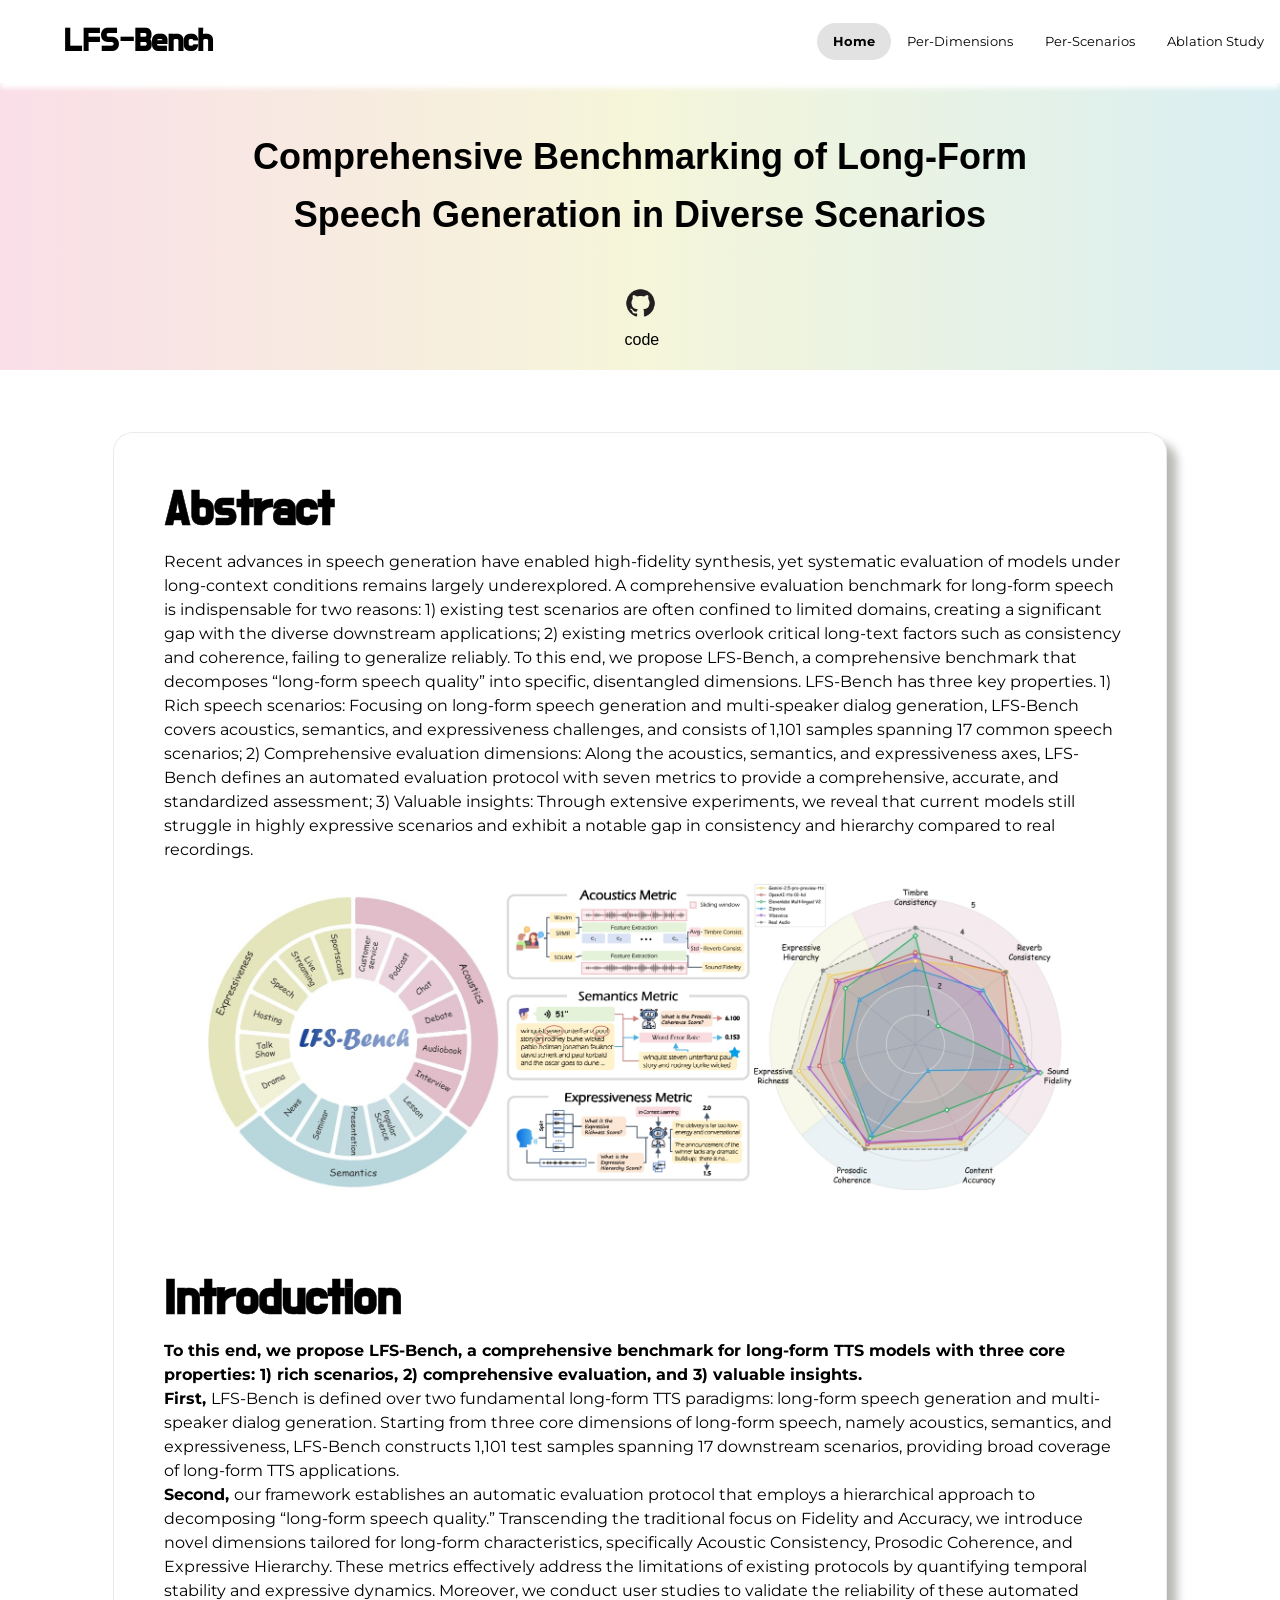
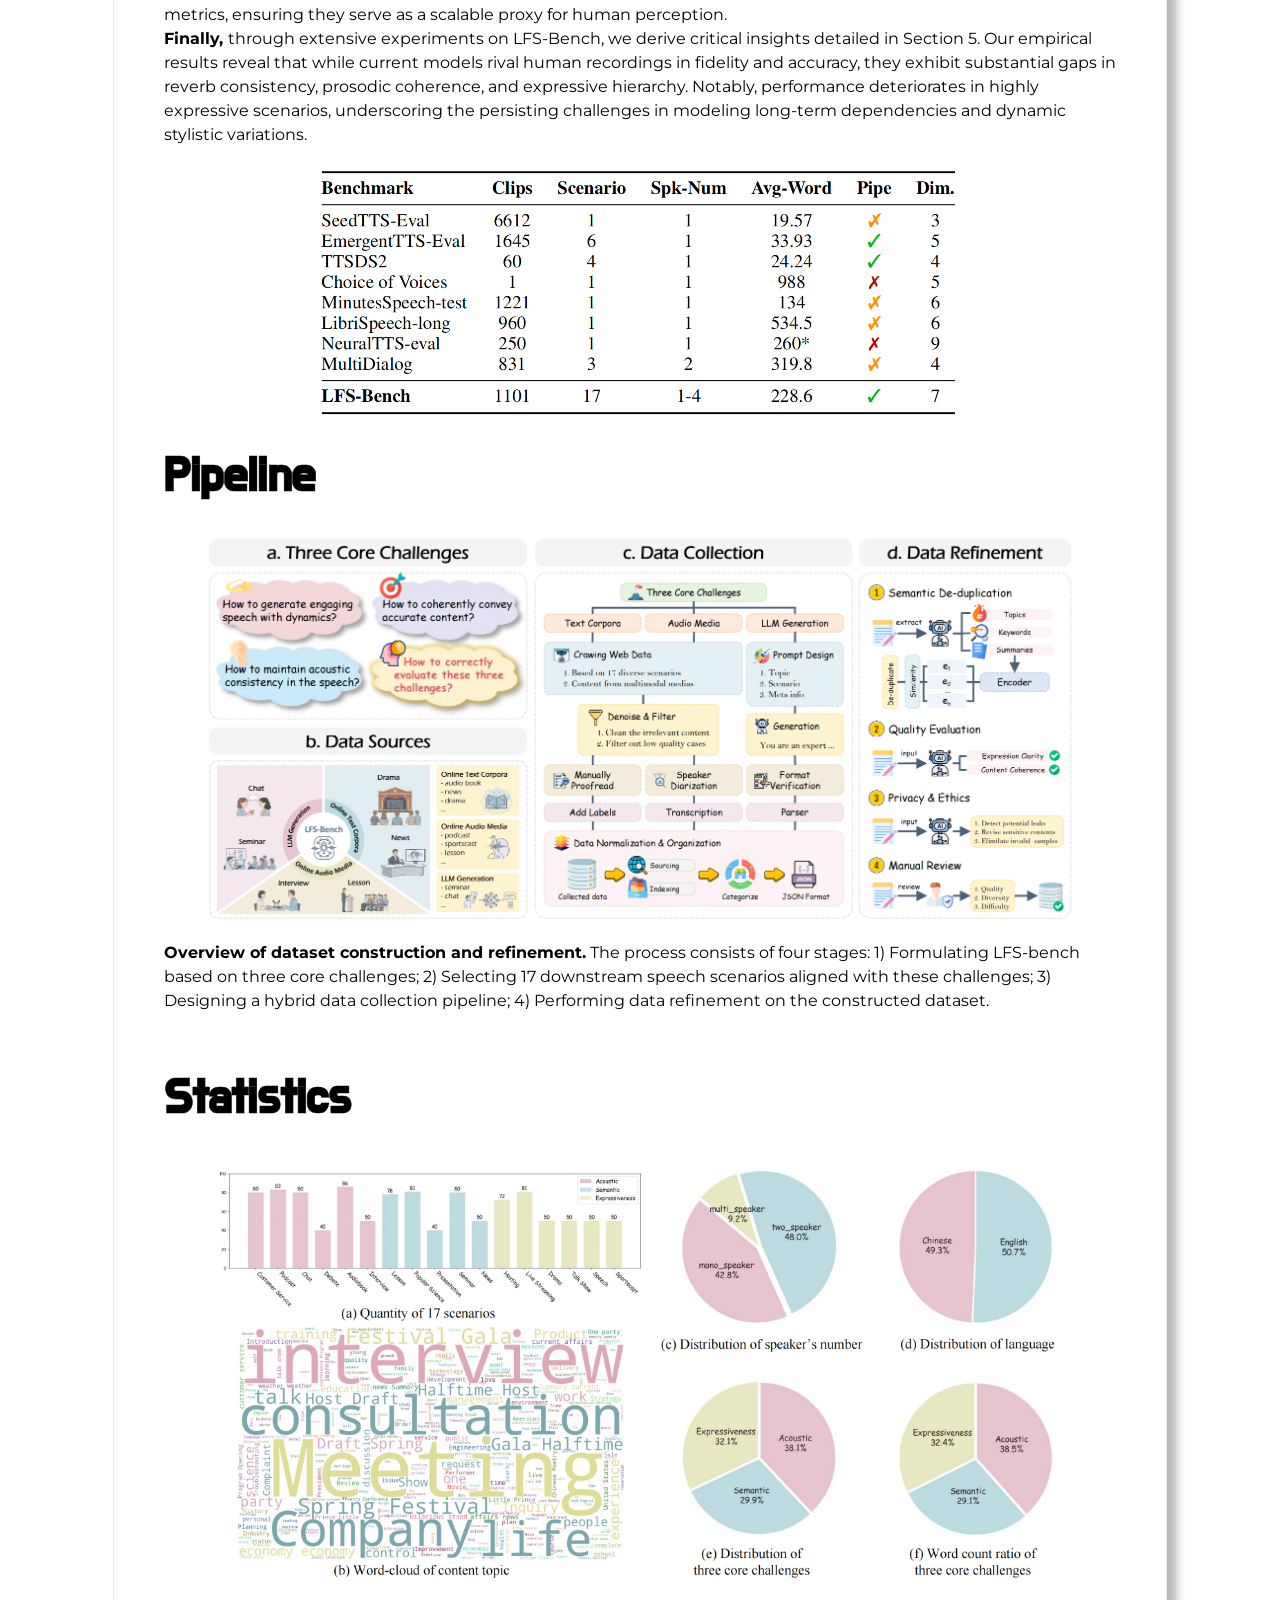
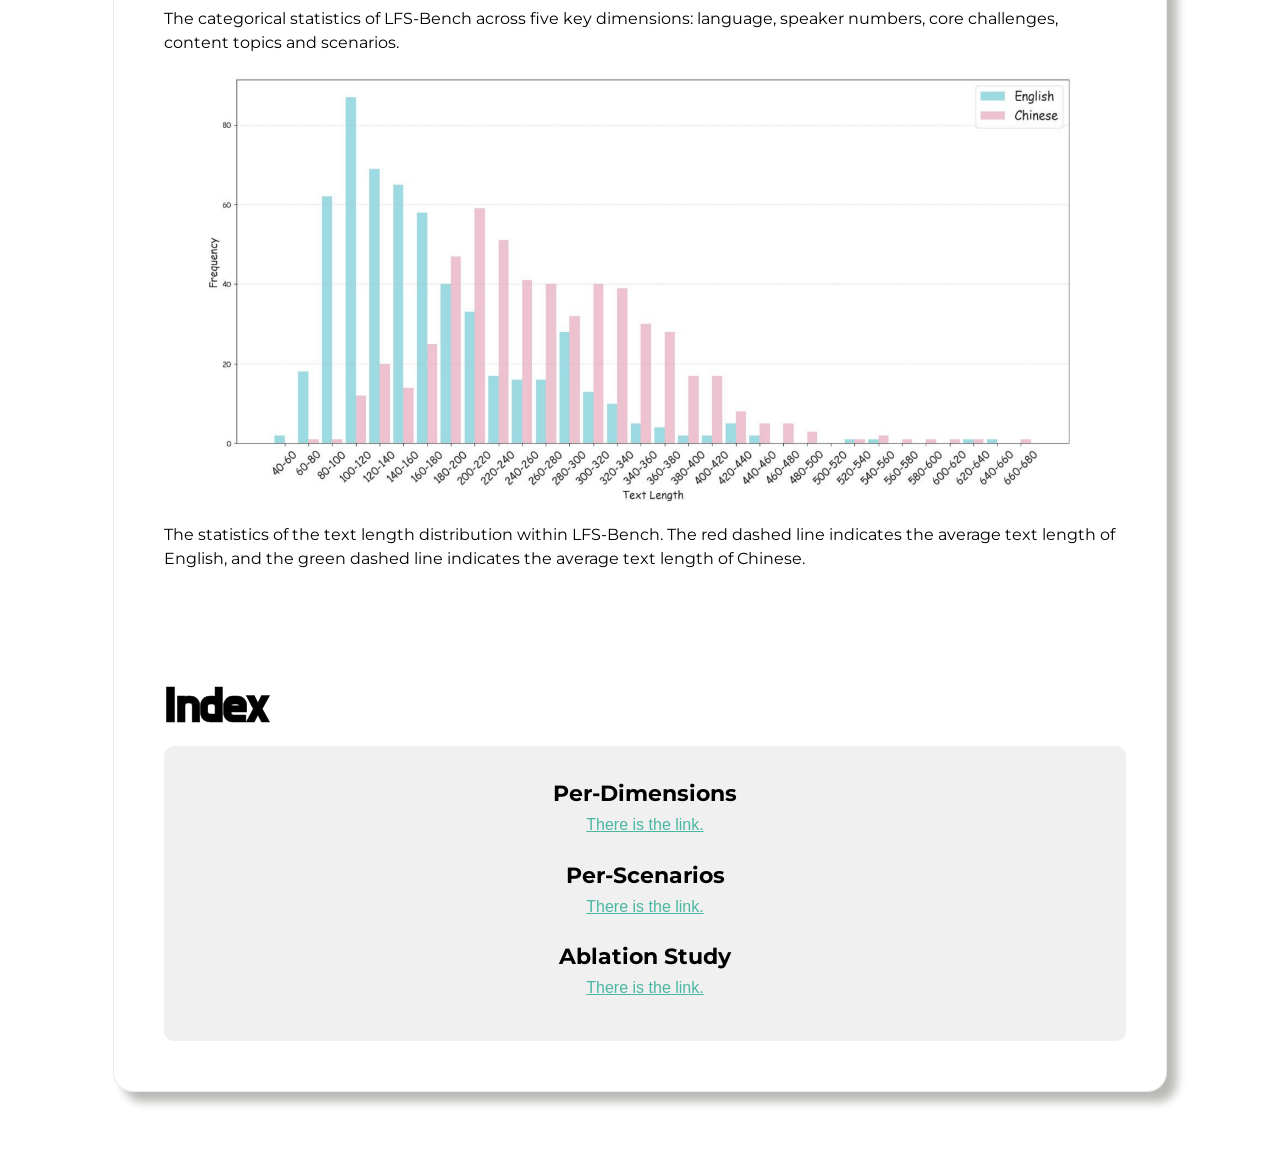
<file: index.html>
<!DOCTYPE html>
<html lang="zh-CN">
<head>
    <meta charset="UTF-8">
    <meta name="viewport" content="width=device-width, initial-scale=1.0">
    <title>LFS-Bench</title>
    <!-- 添加 Kirang Haerang 字体 -->
    <link href="https://fonts.googleapis.com/css2?family=Kirang+Haerang&display=swap" rel="stylesheet">
    <!-- 添加 Ranga 字体 -->
    <link href="https://fonts.googleapis.com/css2?family=Ranga:wght@400;700&display=swap" rel="stylesheet">
    <!-- 添加 Montserrat 字体 -->
    <link href="https://fonts.googleapis.com/css2?family=Montserrat:wght@400;500;600;700&display=swap" rel="stylesheet">
    <!-- 添加 Do Hyeon 字体 -->
    <link href="https://fonts.font.im/css?family=Do+Hyeon" rel="stylesheet">
    <!-- 确保 jQuery 在其他脚本之前加载 -->
    <script src="https://code.jquery.com/jquery-3.6.0.min.js">
    </script>
    <script src="assets/js/basic.js"></script>
    <link rel="stylesheet" href="assets/css/style.css">
    <link rel="icon" type="png" href="assets/photo/logo.ico">

    <!-- 添加新的样式 -->
    <style>
        .index-container {
            display: flex;
            justify-content: center;
            align-items: center;
            flex-direction: column;
            border-radius: 10px;
            background-color: #f0f0f0;
            padding-top: 30px;
            padding-bottom: 20px;
        }
        .index-container a {
            color: rgb(74, 183, 162);
            margin-bottom: 20px;
        }
        .index-container a:hover {
            color: rgb(26, 97, 83);
        }
</style>
</head>
<body>
    <!-- 导航栏 -->
    <nav class="navbar">
        <h1 class="logo">LFS-Bench</h1>
        <ul class="nav-links">
            <a href="index.html" class="active">Home</a>
            <a href="Dimension Page/mono.html">Per-Dimensions</a>
            <a href="Scenarios Page/mono.html">Per-Scenarios</a>
            <a href="Ablation.html">Ablation Study</a>
            <!-- <a href="Spatial music.html">Spatial MG</a>
            <a href="Spatial sing.html">Spatial SVS</a> -->
        </ul>
    </nav>

    <!-- 目录区 -->
     <div class="page-title-bg">
            <div class="title-content">
                <h1>Comprehensive Benchmarking of Long-Form Speech Generation in Diverse Scenarios</h1>
            </div>
            <div class="text-content">
                <p> <strong></strong> </p>
            </div>
             <div class="follow">
                <ul class="follow_list">
                    <li><a href="https://github.com/LFS-Bench/LFS-bench" target="_blank"><img src="assets/photo/github.png" alt=""></a> <p style="color:black;">code</p></li>
                </ul>
            </div>
    </div>


    <!-- 主要内容区 -->
    <main>
        <div class="main-container">  
        <div class="content-area">
            <section id="part1" class="content-section">
                <h1>Abstract</h1>
                <section id="part1.1">
                    <p>Recent advances in speech generation have enabled high-fidelity synthesis, yet systematic evaluation of models under long-context conditions remains largely underexplored. A comprehensive evaluation benchmark for long-form speech is indispensable for two reasons: 1) existing test scenarios are often confined to limited domains, creating a significant gap with the diverse downstream applications; 2) existing metrics overlook critical long-text factors such as consistency and coherence, failing to generalize reliably. To this end, we propose LFS-Bench, a comprehensive benchmark that decomposes “long-form speech quality” into specific, disentangled dimensions. LFS-Bench has three key properties. 1) Rich speech scenarios: Focusing on long-form speech generation and multi-speaker dialog generation, LFS-Bench covers acoustics, semantics, and expressiveness challenges, and consists of 1,101 samples spanning 17 common speech scenarios; 2) Comprehensive evaluation dimensions: Along the acoustics, semantics, and expressiveness axes, LFS-Bench defines an automated evaluation protocol with seven metrics to provide a comprehensive, accurate, and standardized assessment; 3) Valuable insights: Through extensive experiments, we reveal that current models still struggle in highly expressive scenarios and exhibit a notable gap in consistency and hierarchy compared to real recordings.</p>
                    <div class="img-container">
                        <img src="assets/photo/teaser.jpg" alt="head">
                    </div>
                </section>
            </section>

            <section id="part1" class="content-section">
                <h1>Introduction</h1>
                <p><strong>To this end, we propose LFS-Bench, a comprehensive benchmark for long-form TTS models with three core properties:
                    1) rich scenarios, 2) comprehensive evaluation, and 3) valuable insights.</strong></p>
                <p><strong>First, </strong>LFS-Bench is defined over two fundamental long-form TTS paradigms: long-form speech generation and multi-speaker dialog generation. Starting from three core dimensions of long-form speech, namely acoustics, semantics, and expressiveness, LFS-Bench constructs 1,101 test samples spanning 17 downstream scenarios, providing broad coverage of long-form TTS applications.</p>
                <p><strong>Second, </strong>our framework establishes an automatic evaluation protocol that employs a hierarchical approach to decomposing “long-form speech quality.” Transcending the traditional focus on Fidelity and Accuracy, we introduce novel dimensions tailored for long-form characteristics, specifically Acoustic Consistency, Prosodic Coherence, and Expressive Hierarchy. These metrics effectively address the limitations of existing protocols by quantifying temporal stability and expressive dynamics. Moreover, we conduct user studies to validate the reliability of these automated metrics, ensuring they serve as a scalable proxy for human perception.</p>
                <p><strong>Finally, </strong>through extensive experiments on LFS-Bench, we derive critical insights detailed in Section 5. Our empirical results reveal that while current models rival human recordings in fidelity and accuracy, they exhibit substantial gaps in reverb consistency, prosodic coherence, and expressive hierarchy. Notably, performance deteriorates in highly expressive scenarios, underscoring the persisting challenges in modeling long-term dependencies and dynamic stylistic variations.</p>
                <div class="img-container">
                        <img src="assets/photo/introduction.png" alt="head">
                </div>

                <h1>Pipeline</h1>
                <div class="img-container">
                    <img src="assets/photo/pipline.png" alt="head">
                </div>
                <div class="text-container4" style="text-align: left; margin-bottom: 5%;">
                    <p><strong>Overview of dataset construction and refinement.</strong> The process consists of four stages: 1) Formulating LFS-bench based on three core challenges; 2) Selecting 17 downstream speech scenarios aligned with these challenges; 3) Designing a hybrid data collection pipeline; 4) Performing data refinement on the constructed dataset.</p>
                </div>

                <h1>Statistics</h1>
                <div class="img-container">
                        <img src="assets/photo/statistics.png" alt="head">
                </div>
                <div class="text-container4" style="text-align: left; margin-bottom: 5%;">
                    <p>The categorical statistics of LFS-Bench across five key dimensions: language, speaker numbers, core
                    challenges, content topics and scenarios.</p>
                <div class="img-container">
                        <img src="assets/photo/text_length.png" alt="head">
                </div>
                <div class="text-container4" style="text-align: left; margin-bottom: 5%;">
                    <p>The statistics of the text length distribution within LFS-Bench. The red dashed line indicates the average text length of English, and the green dashed line indicates the average text length of Chinese.</p>
                </div>
            </section>

            <section id="part2" class="content-section">
                <h1>Index</h1>
                <div class="index-container">
                    <h2>Per-Dimensions</h2>
                    <a href="Dimension Page/mono.html">There is the link.</a>

                    <h2>Per-Scenarios</h2>
                    <a href="Scenarios Page/mono.html">There is the link.</a>

                    <h2>Ablation Study</h2>
                    <a href="Ablation.html">There is the link.</a>
                </div>
            </section>
        </div>
        </div>
    </main>


    <!-- 脚本区 -->
    <script>
    </script>
</body>
</html>
</file>
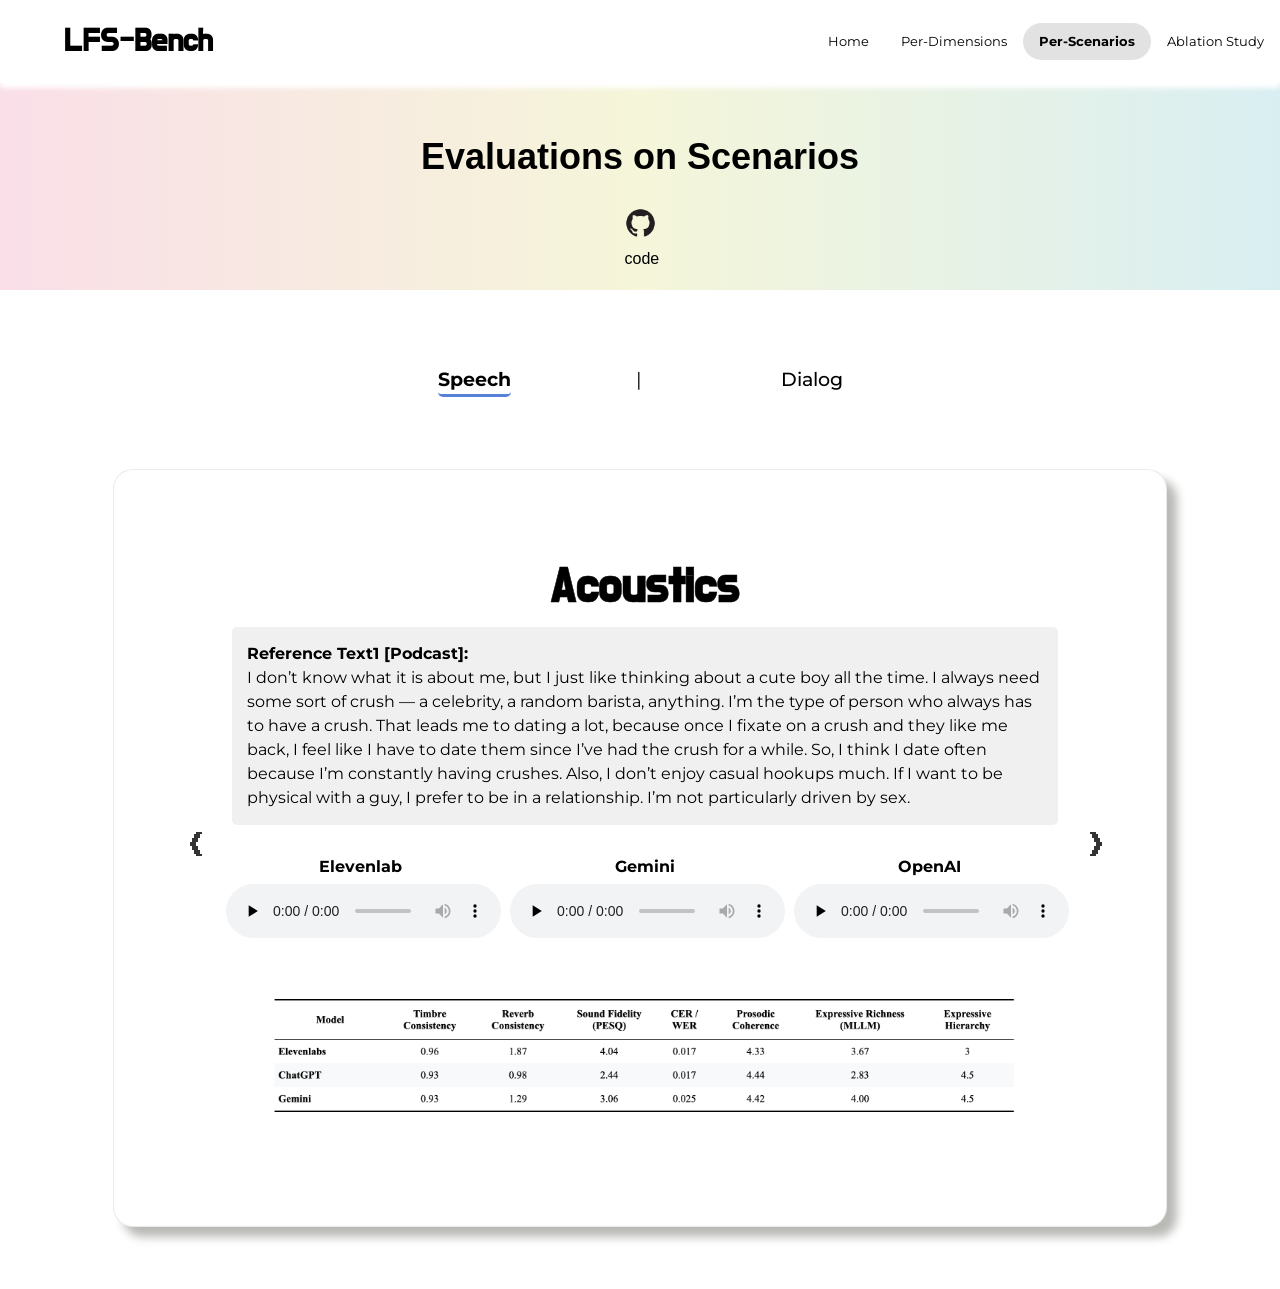
<file: Scenarios Page/mono.html>
<!DOCTYPE html>
<html lang="zh-CN">
<head>
  <meta charset="UTF-8" />
  <meta name="viewport" content="width=device-width, initial-scale=1.0" />
  <title>Speech on Scenarios</title>

  <link href="https://fonts.googleapis.com/css2?family=Kirang+Haerang&display=swap" rel="stylesheet">
  <link href="https://fonts.googleapis.com/css2?family=Ranga:wght@400;700&display=swap" rel="stylesheet">
  <link href="https://fonts.googleapis.com/css2?family=Montserrat:wght@400;500;600;700&display=swap" rel="stylesheet">
  <link href="https://fonts.font.im/css?family=Do+Hyeon" rel="stylesheet">

  <script src="https://code.jquery.com/jquery-3.6.0.min.js"></script>

  <link rel="stylesheet" href="../assets/css/style.css">
  <link rel="stylesheet" href="../assets/css/sub-style.css">
  <link rel="stylesheet" href="../assets/css/video.css">
  <link rel="icon" type="png" href="../assets/photo/logo.ico">

  <style>
    /* 整个容器 */
    .content-container {
      width: 100%;
      display: flex;
      flex-direction: column;
      align-items: center;
      justify-content: center;
      position: relative;
      padding-top: 20px;
    }

    /* 主要内容容器 */
    .content-right {
      display: flex;
      flex-direction: column;
      align-items: center;
      width: 90%;
      height: auto;
      padding: 20px;
      background: #ffffff;
      border-radius: 5px;
      transition: box-shadow 0.2s ease-in-out;
      box-shadow: none;
    }

    /* 在鼠标悬浮时发光 */
    .content-right:hover {
      box-shadow: 0 0 10px 10px;
    }

    /* 针对不同的标题动态修改 hover 发光颜色 */
    .content-right.acoustics:hover {
      box-shadow: 0 0 20px 10px #f1c7d5;
    }

    .content-right.semantics:hover {
      box-shadow: 0 0 20px 10px #c0e5eb;
    }

    .content-right.expressiveness:hover {
      box-shadow: 0 0 20px 10px #f4f5c3;
    }

    /* 模型和音频控件容器 */
    .model-text-container {
      display: flex;
      flex-wrap: wrap;
      justify-content: space-between;
      width: 100%;
    }

    /* 每个模型名称和音频控件 */
    .model-row {
      display: flex;
      flex-direction: column;
      align-items: center;
      justify-content: center;
      margin: 10px 5px;
      width: 30%;
    }

    /* 模型文本样式 */
    .model-text {
      font-size: 18px;
      font-weight: bold;
      margin-bottom: 5px;
    }

    /* 音频控件 */
    .audio-container audio {
      margin-left: 5px;
      width: 275px;
    }

    /* 切换按钮样式 */
    .swiper-button {
      position: absolute;
      top: 50%;
      transform: translateY(-50%);
      font-size: 2em;
      color: #333;
      background-color: rgba(255, 255, 255, 0.5);
      padding: 10px;
      cursor: pointer;
      z-index: 10;
    }

    .swiper-button:hover {
      color: #ffffff;
      background-color: rgba(58, 56, 56, 0.6);
    }

    .swiper-button-prev { left: 10px; }
    .swiper-button-next { right: 10px; }

    /* 内容头部文本容器 */
    .content-header {
      background-color: #f0f0f0;
      width: 100%;
      padding: 15px;
      text-align: left;
      margin-bottom: 20px;
      border-radius: 5px;
    }
    .img-container2 {
      display: flex;
      justify-content: center;
      margin-right: 8%;
      align-items: center;
      width: 100%;
      height: 200px; /* 你可以调整高度以适应图片的大小 */
    }
  </style>
</head>

<body>
  <nav class="navbar">
    <h1 class="logo">LFS-Bench</h1>
    <ul class="nav-links">
      <a href="../index.html">Home</a>
      <a href="../Dimension Page/mono.html">Per-Dimensions</a>
      <a href="mono.html" class="active">Per-Scenarios</a>
      <a href="../Ablation.html">Ablation Study</a>
    </ul>
  </nav>

  <div class="page-title-bg">
    <div class="title-content">
      <h1>Evaluations on Scenarios</h1>
    </div>
    <div class="follow">
      <ul class="follow_list">
        <li>
          <a href="https://github.com/LFS-Bench/LFS-bench" target="_blank">
            <img src="../assets/photo/github.png" alt="">
          </a>
          <p style="color:black;">code</p>
        </li>
      </ul>
    </div>
  </div>

  <div class="sub-navbar">
    <ul class="subnav-links">
      <a href="mono.html" class="active">Speech</a>
      <a href="two.html">Dialog</a>
    </ul>
  </div>

  <main>
    <div class="main-container">
      <div class="content-area">
        <section id="part1" class="content-section">
          <div class="content-container">
            <div class="swiper-button swiper-button-prev">❮</div>

            <div class="content-right acoustics">
              <h1>Acoustics</h1>

              <div class="content-header">
                <p>you have some problem.</p>
              </div>

              <div class="model-text-container">
                <!-- 初始结构占位，JS 会覆盖 -->
              </div>

              <div class="img-container2">
                <img src="../assets/photo/dimensions/mono_speaker/test.png" alt="Model Image">
              </div>
            </div>

            <div class="swiper-button swiper-button-next">❯</div>
          </div>
        </section>
      </div>
    </div>
  </main>

  <script>
    const contentList = [
      {
        title: "Acoustics",
        headerLabel: "Reference Text1 [Podcast]: <br>",
        headerText: "I don’t know what it is about me, but I just like thinking about a cute boy all the time. I always need some sort of crush — a celebrity, a random barista, anything. I’m the type of person who always has to have a crush. That leads me to dating a lot, because once I fixate on a crush and they like me back, I feel like I have to date them since I’ve had the crush for a while. So, I think I date often because I’m constantly having crushes. Also, I don’t enjoy casual hookups much. If I want to be physical with a guy, I prefer to be in a relationship. I’m not particularly driven by sex.",
        image: "../assets/photo/scenarios/mono_speaker/2.png",
        models: [
          {
            name: "Elevenlab",
            audio: "../assets/wav/scenarios/mono_speaker/acoustic/elevenlabs_mono_podcast_en_3.wav"
          },
          {
            name: "Gemini",
            audio: "../assets/wav/scenarios/mono_speaker/acoustic/gemini_mono_podcast_en_3.wav"
          },
          {
            name: "OpenAI",
            audio: "../assets/wav/scenarios/mono_speaker/acoustic/chatgpt_mono_podcast_en_3.wav"
          }
        ]
      },
      // 下面这些是示例页：把路径替换成你自己的真实文件即可
      {
        title: "Acoustics",
        headerLabel: "Reference Text2 [Audiobook]: <br>",
        headerText: "第一次见到心理咨询师，蛤蟆先生问他：“你认为我会好起来吗？” 咨询师站定了，直视着蛤蟆先生的眼睛说：“如果我不相信每个人都有能力变得更好，我就不会做这份工作了。” 前情与导读：蛤蟆本是一个热情、时尚，又爱冒险的家伙，惹出过不少麻烦和笑话。可他现在陷入抑郁，不能自拔。他的朋友们决定出手相助，其中包括智慧又威严的獾，关心朋友但有点唠叨的河鼠，还有体贴善良的鼹鼠。他们商量来商量去，决定督促蛤蟆重视这个问题，并带他去接受心理咨询。于是，本书故事就此展开。虽然书中人物的基本设定来自英国作家肯尼斯・格雷厄姆的经典著作《柳林风声》，但只是借用了《柳林风声》的人物形象。",
        image: "../assets/photo/scenarios/mono_speaker/1.png",
        models: [
          { name: "Elevenlab", audio: "../assets/wav/scenarios/mono_speaker/acoustic/elevenlabs_mono_audiobook_zh_7.wav" },
          { name: "Gemini",    audio: "../assets/wav/scenarios/mono_speaker/acoustic/gemini_mono_audiobook_zh_7.wav" },
          { name: "OpenAI",    audio: "../assets/wav/scenarios/mono_speaker/acoustic/chatgpt_mono_audiobook_zh_7.wav" }
        ]
      },
      {
        title: "Semantics",
        headerLabel: "Reference Text3 [Lesson]: <br>",
        headerText: "This third party may not be trustworthy may not be trustworthy. For example, they have the uhmachine learning as a service provider. This service provider um is responsible for training, the model for the user, for the user, okay so the maliciousservice provider may manipulate the data and the model to insert a back door.okay So this one this one, this um a tax scenario is also very stealthy because it's hard for the user to detectthat the trained modelis actually backdoor. because Because when we havedescribed before the features of the back door attacks, is that the back door model will performsatisfactory on the clean data set. Clean data said. So usually after the outsourcing service,the user is able tofor example, checkthe model performance. However, usually the user only halfthe um clean data set clean data set and the back door model will performideally, normally on the clean data set, so the user may not may not figure out any of normality of this model of the melody. Andthis backdrop will only be activated by the triggerof which the userhas no knowledge ofbecause the userhim or herself does not design the trigger. The trigger is designed by the malicious service provider.",
        image: "../assets/photo/scenarios/mono_speaker/3.png",
        models: [
          { name: "Elevenlab", audio: "../assets/wav/scenarios/mono_speaker/semantic/elevenlabs_mono_lesson_en_1.wav" },
          { name: "Gemini",    audio: "../assets/wav/scenarios/mono_speaker/semantic/gemini_mono_lesson_en_1.wav" },
          { name: "OpenAI",    audio: "../assets/wav/scenarios/mono_speaker/semantic/chatgpt_mono_lesson_en_1.wav" }
        ]
      },
      {
        title: "Semantics",
        headerLabel: "Reference Text4 [News]: <br>",
        headerText: "寒潮南下之后，干燥的偏北气流占据上风。今天午后，中东部的很多地方空气相对湿度都非常低，像内蒙古、甘肃的一些地方，相对湿度还不足10%，就连华南的个别地方也降到了30%以下。像这种南北方都天干物燥的天气，未来一段时间还将会持续。其中今天晚上到明天，雨雪将会零散地分布在西南、东北等地，下得不大，其余绝大多数地方都是雨雪稀少、晴天当道的格局。特别是内蒙古中东部、西藏西部等地，还会伴随着五级以上的风，干燥的感觉愈发明显。不只是明天，放眼今后十天，中东部都将会以晴为主，几乎没有什么像样的降水。这也意味着干燥的情况将不会有明显改善，而这样的天气也会对人体健康产生不利影响。一定要注意多喝水，增加室内湿度。同时，干燥还会带来火灾隐患，室外要避免使用明火，室内也要注意用火用电安全。晴朗干燥的天气也会加大一天中的气温差异，明后天全国大部分地区昼夜温差将会保持在10度以上，西部的不少地方还将会超过15度。尽管白天暖意回归，但是一早一晚依旧天寒地冻，早出晚归还是要特别注意保暖。",
        image: "../assets/photo/scenarios/mono_speaker/4.png",
        models: [
          { name: "Elevenlab", audio: "../assets/wav/scenarios/mono_speaker/semantic/elevenlabs_mono_news_zh_15.wav" },
          { name: "Gemini",    audio: "../assets/wav/scenarios/mono_speaker/semantic/gemini_mono_news_zh_15.wav" },
          { name: "OpenAI",    audio: "../assets/wav/scenarios/mono_speaker/semantic/chatgpt_mono_news_zh_15.wav" }
        ]
      },
      {
        title: "Expressiveness",
        headerLabel: "Reference Text5 [Speech]: <br>",
        headerText: "Gopal. When I was 27 years old, I left a very demanding job in management consulting for a job that was even more demanding, teaching. I went to teach 7th graders math in the New York City public schools. And like any teacher, I made quizzes and tests. I gave out homework assignments. When the work came back, I calculated grades. What struck me was that IQ was not the only difference between my best and my worst students. Some of my strongest performers did not have stratospheric IQ scores. Some of my smartest kids weren't doing so well. And that got me thinking. The kinds of things you need to learn in 7th grade math, sure, they're hard. Ratios, decimals, the area of a parallelogram. But these concepts are not impossible. And I was firmly convinced that every one of my students could learn the material if they worked hard and long enough. After several more years of teaching, I came to the conclusion that what we need in education is a much better understanding of students and learning from a motivational perspective, from a psychological perspective. In education, the one thing we know how to measure best is IQ. But what if doing well in school and in life depends on much more than your ability to learn quickly and easily? So I left the classroom, and I went to graduate school to become a psychologist. And there were a lot of real students who got me to do that. So I went to graduate school. I was an adult in life, and I got to see my first question there, and I've been here in the same class, wishing that to even learn how to measure headed and aviation countless pencement.",
        image: "../assets/photo/scenarios/mono_speaker/6.png",
        models: [
          { name: "Elevenlab", audio: "../assets/wav/scenarios/mono_speaker/expressive/elevenlabs_mono_speech_en_18.wav" },
          { name: "Gemini",    audio: "../assets/wav/scenarios/mono_speaker/expressive/gemini_mono_speech_en_18.wav" },
          { name: "OpenAI",    audio: "../assets/wav/scenarios/mono_speaker/expressive/chatgpt_mono_speech_en_18.wav" }
        ]
      },
      {
        title: "Expressiveness",
        headerLabel: "Reference Text6 [Talk Show]: <br>",
        headerText: "而且色盲这个病对我可能生活造成最大的一个影响，就是我过马路的时候是分不清红绿灯的，我第一次过马路看到红绿灯，我还特别奇怪，我还去问过我们老师，我说老师啊，为什么红绿灯这么重要的东西，要用两种这么不容易区分的颜色，那脑子都蒙了，说因为这个就是人类最容易区分的颜色，而且我妈知道我是红绿色盲的，我就一直跟我说，说你过马路的时候呀，一定要别人过的时候你再过，但这个时候就有一个问题，我总有自己过的时候吧，每次这个时候我都要在那里等，等一个人来，而且这个时候如果刚好是红灯的话，非常合理，我就在那里等红灯，但如果是绿灯的话，他会发现我也不走，但一旦他从我身边经过，我就会立马跟上去。",
        image: "../assets/photo/scenarios/mono_speaker/5.png",
        models: [
          { name: "Elevenlab", audio: "../assets/wav/scenarios/mono_speaker/expressive/elevenlabs_mono_talk_show_zh_8.wav" },
          { name: "Gemini",    audio: "../assets/wav/scenarios/mono_speaker/expressive/gemini_mono_talk_show_zh_8.wav" },
          { name: "OpenAI",    audio: "../assets/wav/scenarios/mono_speaker/expressive/openai_mono_talk_show_zh_8.wav" }
        ]
      }
    ];

    let currentIndex = 0;

    const modelTextContainer = document.querySelector(".model-text-container");
    const imageElement = document.querySelector(".img-container2 img");
    const contentRight = document.querySelector(".content-right");

    // 可选：切页时暂停所有音频，避免多个同时播放
    function pauseAllAudios() {
      document.querySelectorAll("audio").forEach(a => {
        a.pause();
        a.currentTime = 0;
      });
    }

    function updateGlowClass(title) {
      contentRight.classList.remove("acoustics", "semantics", "expressiveness");
      if (title === "Acoustics") contentRight.classList.add("acoustics");
      if (title === "Semantics") contentRight.classList.add("semantics");
      if (title === "Expressiveness") contentRight.classList.add("expressiveness");
    }

    function updateContent() {
      pauseAllAudios();

      const content = contentList[currentIndex];

      // 标题 & 文本
        document.querySelector(".content-right h1").textContent = content.title;
        const headerP = document.querySelector(".content-header p");
         headerP.innerHTML = `<strong>${content.headerLabel}</strong> ${content.headerText}`;

      // 三个模型：各自音频
      modelTextContainer.innerHTML = content.models.map((m) => {
        return `
          <div class="model-row">
            <p class="model-text">${m.name}</p>
            <div class="audio-container">
              <audio controls preload="none">
                <source src="${m.audio}" type="audio/wav">
                Your browser does not support the audio element.
              </audio>
            </div>
          </div>
        `;
      }).join("");

      // 图片
      imageElement.src = content.image;

      // 发光 class
      updateGlowClass(content.title);
    }

    document.querySelector(".swiper-button-prev").addEventListener("click", () => {
      currentIndex = (currentIndex - 1 + contentList.length) % contentList.length;
      updateContent();
    });

    document.querySelector(".swiper-button-next").addEventListener("click", () => {
      currentIndex = (currentIndex + 1) % contentList.length;
      updateContent();
    });

    // 初始化
    updateContent();
  </script>
</body>
</html>
</file>
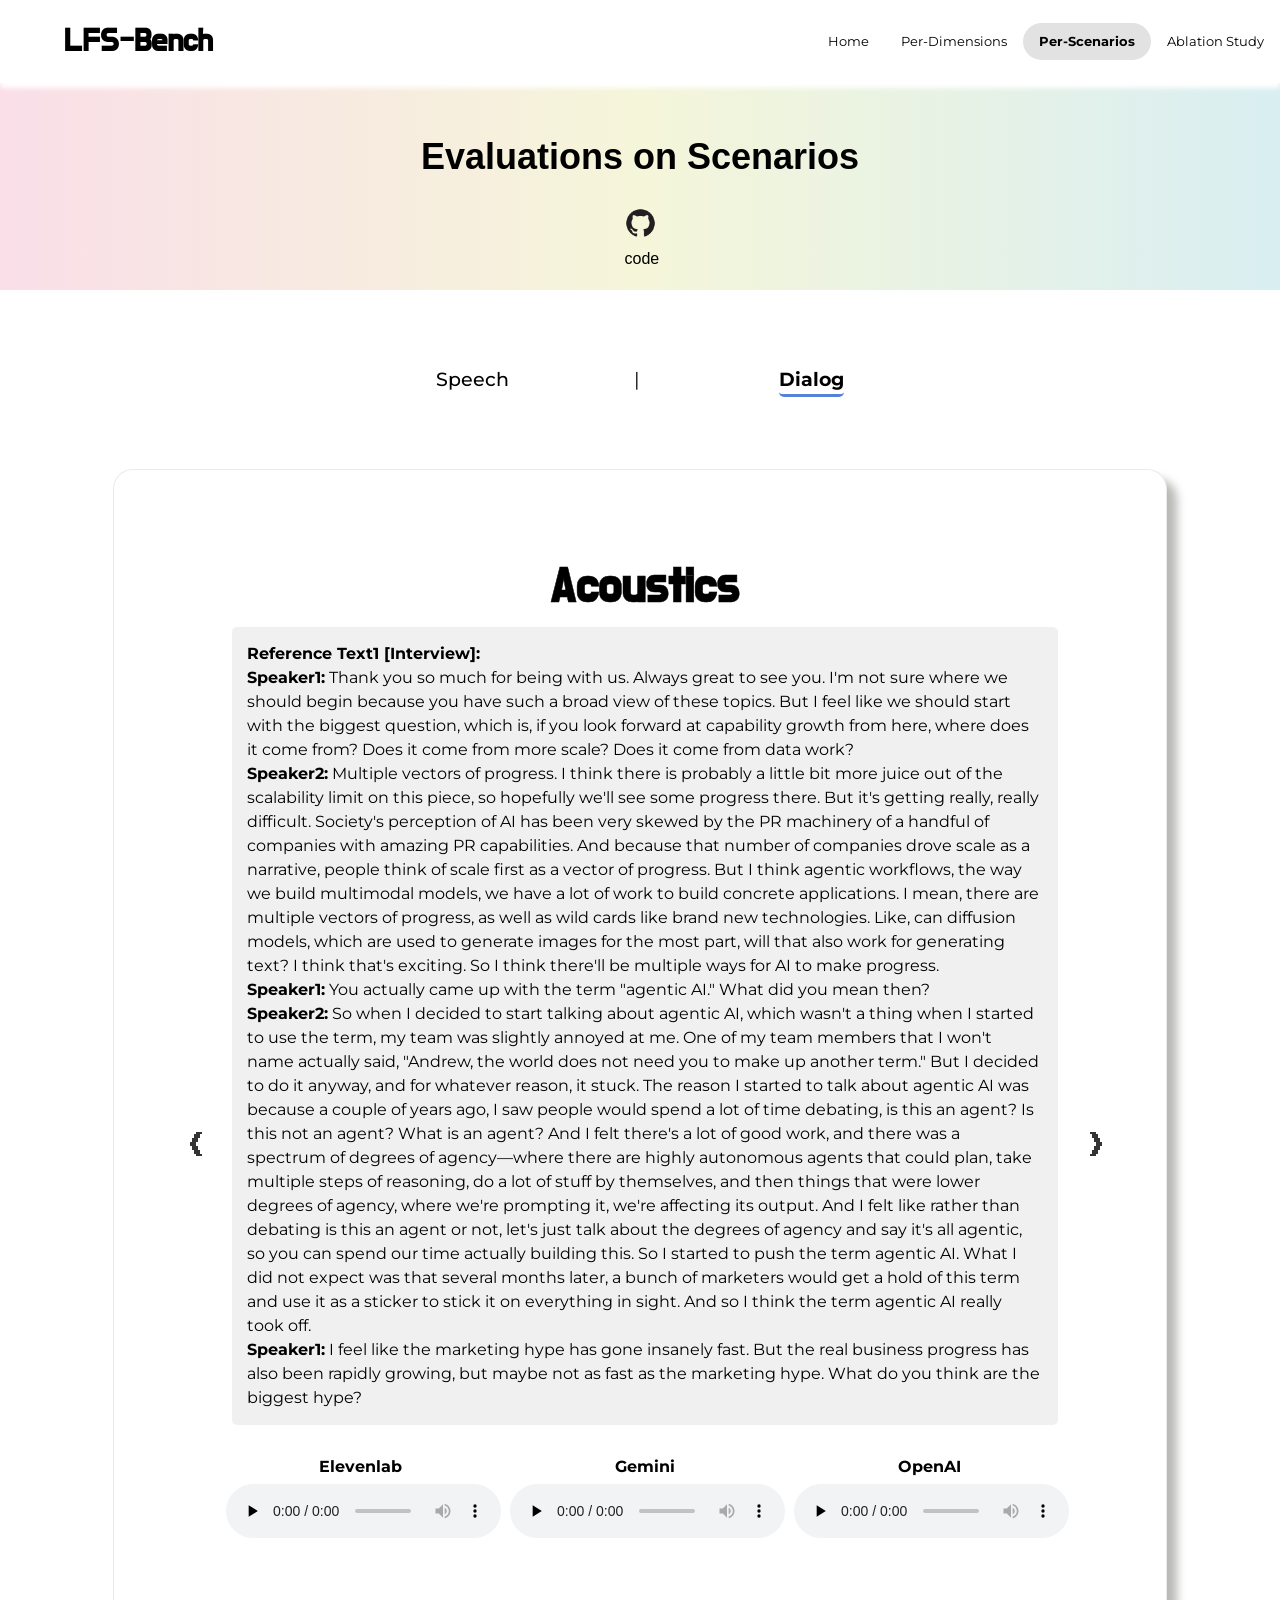
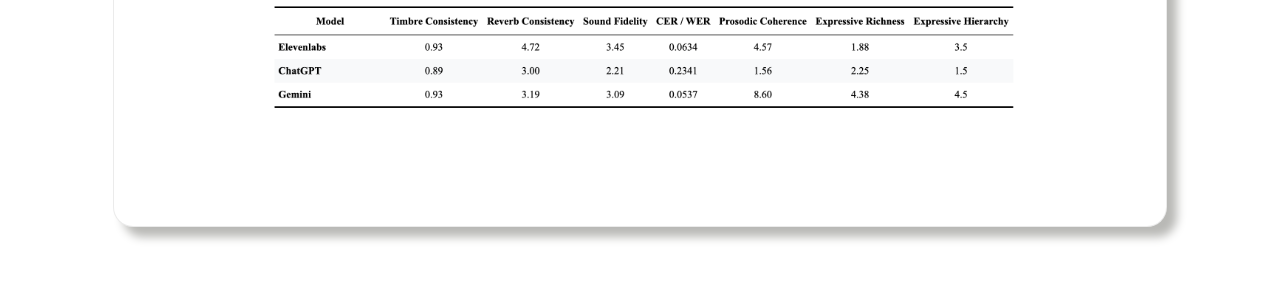
<file: Scenarios Page/two.html>
<!DOCTYPE html>
<html lang="zh-CN">
<head>
  <meta charset="UTF-8" />
  <meta name="viewport" content="width=device-width, initial-scale=1.0" />
  <title>Speech on Scenarios</title>

  <link href="https://fonts.googleapis.com/css2?family=Kirang+Haerang&display=swap" rel="stylesheet">
  <link href="https://fonts.googleapis.com/css2?family=Ranga:wght@400;700&display=swap" rel="stylesheet">
  <link href="https://fonts.googleapis.com/css2?family=Montserrat:wght@400;500;600;700&display=swap" rel="stylesheet">
  <link href="https://fonts.font.im/css?family=Do+Hyeon" rel="stylesheet">

  <script src="https://code.jquery.com/jquery-3.6.0.min.js"></script>

  <link rel="stylesheet" href="../assets/css/style.css">
  <link rel="stylesheet" href="../assets/css/sub-style.css">
  <link rel="stylesheet" href="../assets/css/video.css">
  <link rel="icon" type="png" href="../assets/photo/logo.ico">

  <style>
    /* 整个容器 */
    .content-container {
      width: 100%;
      display: flex;
      flex-direction: column;
      align-items: center;
      justify-content: center;
      position: relative;
      padding-top: 20px;
    }

    /* 主要内容容器 */
    .content-right {
      display: flex;
      flex-direction: column;
      align-items: center;
      width: 90%;
      height: auto;
      padding: 20px;
      background: #ffffff;
      border-radius: 5px;
      transition: box-shadow 0.2s ease-in-out;
      box-shadow: none;
    }

    /* 在鼠标悬浮时发光 */
    .content-right:hover {
      box-shadow: 0 0 10px 10px;
    }

    /* 针对不同的标题动态修改 hover 发光颜色 */
    .content-right.acoustics:hover {
      box-shadow: 0 0 20px 10px #f1c7d5;
    }

    .content-right.semantics:hover {
      box-shadow: 0 0 20px 10px #c0e5eb;
    }

    .content-right.expressiveness:hover {
      box-shadow: 0 0 20px 10px #f4f5c3;
    }

    /* 模型和音频控件容器 */
    .model-text-container {
      display: flex;
      flex-wrap: wrap;
      justify-content: space-between;
      width: 100%;
    }

    /* 每个模型名称和音频控件 */
    .model-row {
      display: flex;
      flex-direction: column;
      align-items: center;
      justify-content: center;
      margin: 10px 5px;
      width: 30%;
    }

    /* 模型文本样式 */
    .model-text {
      font-size: 18px;
      font-weight: bold;
      margin-bottom: 5px;
    }

    /* 音频控件 */
    .audio-container audio {
      margin-left: 5px;
      width: 275px;
    }

    /* 切换按钮样式 */
    .swiper-button {
      position: absolute;
      top: 50%;
      transform: translateY(-50%);
      font-size: 2em;
      color: #333;
      background-color: rgba(255, 255, 255, 0.5);
      padding: 0px;
      cursor: pointer;
      z-index: 10;
    }

    .swiper-button:hover {
      color: #ffffff;
      background-color: rgba(58, 56, 56, 0.6);
    }

    .swiper-button-prev { left: 10px; }
    .swiper-button-next { right: 10px; }

    /* 内容头部文本容器 */
    .content-header {
      background-color: #f0f0f0;
      width: 100%;
      padding: 15px;
      text-align: left;
      margin-bottom: 20px;
      border-radius: 5px;
    }
    .academic-table {
    border-collapse: collapse;
    width: 100%;
    max-width: 600px; /* 根据需要调整宽度 */
    margin: 20px auto;
    font-family: "Times New Roman", serif; /* 学术常用字体 */
    font-size: 14px;
    color: #333;
    text-align: center;
  }

    /* 顶部和底部的粗线 (LaTeX \toprule 和 \bottomrule) */
    .academic-table {
      border-top: 2px solid #000;
      border-bottom: 2px solid #000;
    }

    /* 表头下方的细线 (LaTeX \midrule) */
    .academic-table tr:first-child {
      border-bottom: 1.2px solid #000;
    }

    /* 单元格内边距，增加呼吸感 */
    .academic-table td {
      padding: 10px 8px;
    }

    /* 斑马纹 (可选，如果行数非常多可以开启) */
    /* .academic-table tr:nth-child(even) { background-color: #f9f9f9; } */

    /* 悬停变色 (方便阅读) */
    .academic-table tr:hover {
      background-color: #f5f5f5;
    }
    .img-container2 {
      display: flex;
      justify-content: center;
      margin-right: 8%;
      align-items: center;
      width: 100%;
      height: 200px; /* 你可以调整高度以适应图片的大小 */
    }
  </style>
</head>

<body>
  <nav class="navbar">
    <h1 class="logo">LFS-Bench</h1>
    <ul class="nav-links">
      <a href="../index.html">Home</a>
      <a href="../Dimension Page/mono.html">Per-Dimensions</a>
      <a href="mono.html" class="active">Per-Scenarios</a>
      <a href="../Ablation.html">Ablation Study</a>
    </ul>
  </nav>

  <div class="page-title-bg">
    <div class="title-content">
      <h1>Evaluations on Scenarios</h1>
    </div>
    <div class="follow">
      <ul class="follow_list">
        <li>
          <a href="https://github.com/LFS-Bench/LFS-bench" target="_blank">
            <img src="../assets/photo/github.png" alt="">
          </a>
          <p style="color:black;">code</p>
        </li>
      </ul>
    </div>
  </div>

  <div class="sub-navbar">
    <ul class="subnav-links">
      <a href="mono.html">Speech</a>
      <a href="two.html" class="active">Dialog</a>
    </ul>
  </div>

  <main>
    <div class="main-container">
      <div class="content-area">
        <section id="part1" class="content-section">
          <div class="content-container">
            <div class="swiper-button swiper-button-prev">❮</div>

            <div class="content-right acoustics">
              <h1>Acoustics</h1>

              <div class="content-header">
                <p>you have some problem.</p>
              </div>

              <div class="model-text-container">
                <!-- 初始结构占位，JS 会覆盖 -->
              </div>

              <div class="img-container2">
                <img src="../assets/photo/dimensions/mono_speaker/test.png" alt="Model Image">
              </div>
            </div>

            <div class="swiper-button swiper-button-next">❯</div>
          </div>
        </section>
      </div>
    </div>
  </main>

  <script>
    const contentList = [
      {
        title: "Acoustics",
        headerLabel: "Reference Text1 [Interview]: <br>",
        headerText: `
        <strong>Speaker1:</strong> Thank you so much for being with us. Always great to see you. I'm not sure where we should begin because you have such a broad view of these topics. But I feel like we should start with the biggest question, which is, if you look forward at capability growth from here, where does it come from? Does it come from more scale? Does it come from data work?<br>
        <strong>Speaker2:</strong> Multiple vectors of progress. I think there is probably a little bit more juice out of the scalability limit on this piece, so hopefully we'll see some progress there. But it's getting really, really difficult. Society's perception of AI has been very skewed by the PR machinery of a handful of companies with amazing PR capabilities. And because that number of companies drove scale as a narrative, people think of scale first as a vector of progress. But I think agentic workflows, the way we build multimodal models, we have a lot of work to build concrete applications. I mean, there are multiple vectors of progress, as well as wild cards like brand new technologies. Like, can diffusion models, which are used to generate images for the most part, will that also work for generating text? I think that's exciting. So I think there'll be multiple ways for AI to make progress.<br>
        <strong>Speaker1:</strong> You actually came up with the term "agentic AI." What did you mean then?<br>
        <strong>Speaker2:</strong> So when I decided to start talking about agentic AI, which wasn't a thing when I started to use the term, my team was slightly annoyed at me. One of my team members that I won't name actually said, "Andrew, the world does not need you to make up another term." But I decided to do it anyway, and for whatever reason, it stuck. The reason I started to talk about agentic AI was because a couple of years ago, I saw people would spend a lot of time debating, is this an agent? Is this not an agent? What is an agent? And I felt there's a lot of good work, and there was a spectrum of degrees of agency—where there are highly autonomous agents that could plan, take multiple steps of reasoning, do a lot of stuff by themselves, and then things that were lower degrees of agency, where we're prompting it, we're affecting its output. And I felt like rather than debating is this an agent or not, let's just talk about the degrees of agency and say it's all agentic, so you can spend our time actually building this. So I started to push the term agentic AI. What I did not expect was that several months later, a bunch of marketers would get a hold of this term and use it as a sticker to stick it on everything in sight. And so I think the term agentic AI really took off.<br>
        <strong>Speaker1:</strong> I feel like the marketing hype has gone insanely fast. But the real business progress has also been rapidly growing, but maybe not as fast as the marketing hype. What do you think are the biggest hype?
      `,      
        image: "../assets/photo/scenarios/two_speaker/2.png",
        models: [
          {
            name: "Elevenlab",
            audio: "../assets/wav/scenarios/two_speaker/acoustic/elevenlabs_two_interview_en_9.wav"
          },
          {
            name: "Gemini",
            audio: "../assets/wav/scenarios/two_speaker/acoustic/gemini_two_interview_en_9.wav"
          },
          {
            name: "OpenAI",
            audio: "../assets/wav/scenarios/two_speaker/acoustic/chatgpt_two_interview_en_9.wav"
          }
        ]
      },
      // 下面这些是示例页：把路径替换成你自己的真实文件即可
      {
        title: "Acoustics",
        headerLabel: "Reference Text2 [Chat]: <br>",
        headerText: `
        <strong>Speaker1:</strong> 你最近有去看展览或者博物馆吗？<br>
        <strong>Speaker2:</strong> 去了，上周末去了美术馆，挺有意思的。<br>
        <strong>Speaker1:</strong> 哇，展览主题是什么？<br>
        <strong>Speaker2:</strong> 是现代艺术，主要展示一些新媒体艺术和装置作品。<br>
        <strong>Speaker1:</strong> 听起来挺酷的，有没有特别喜欢的作品？<br>
        <strong>Speaker2:</strong> 有一件用光影做的装置，走进去感觉像穿越到另一个空间，很震撼。<br>
        <strong>Speaker1:</strong> 哇，这种互动式的艺术我也喜欢，能参与进去感觉更深刻。<br>
        <strong>Speaker2:</strong> 对啊，拍了好多照片，感觉回去还能慢慢回味。<br>
        <strong>Speaker1:</strong> 我也想去看看，下次你可以带我一起去吗？<br>
        <strong>Speaker2:</strong> 当然可以，顺便可以去咖啡厅坐坐，聊聊感受。<br>
        <strong>Speaker1:</strong> 太好了，下次就这么安排，顺便还能拍照留念。<br>
      `,
        image: "../assets/photo/scenarios/two_speaker/1.png",
        models: [
          { name: "Elevenlab", audio: "../assets/wav/scenarios/two_speaker/acoustic/elevenlabs_two_chat_zh_8.wav" },
          { name: "Gemini",    audio: "../assets/wav/scenarios/two_speaker/acoustic/gemini_two_chat_zh_8.wav" },
          { name: "OpenAI",    audio: "../assets/wav/scenarios/two_speaker/acoustic/chatgpt_two_chat_zh_8.wav" }
        ]
      },
      {
        title: "Semantics",
        headerLabel: "Reference Text3 [News]: <br>",
        headerText: `
        <strong>Speaker1:</strong> Worldwide. This is Bloomberg Surveillance alongside Lisa Brambitz together with Anne-Marie Hauden. I'm Jonathan Farrow. Your equity market on the S&P 500 bouncing back from the biggest one-day loss since September. Equity futures on the S&P 500 positive here by a third of one percent. Brammo, pushback from Chairman Powell. Big earnings coming a little bit later.<br>
        <strong>Speaker2:</strong> Yeah, basically taking March off the table, maybe, or making it less likely. The market's responding to that. Big tech very much front and focus. And the real question to me is, do we get a more motley picture with the likes of Meta, with the likes of Apple and Amazon reporting after the bell than we did with Microsoft and Google, which put out solid earnings, but people just weren't impressed. Before we talk about tech, we need to talk about the financials. We seem to be at the face of the cycle where we talk about banks we've never heard of before. One in Japan, another in New York. Commercial real estate is something that's been hanging over this market for a long, long time. Are we starting to see a little bit of a reality check on that side of things? So the reality versus the fiction, the fiction that some people might say is, is this another crisis in the making in regional banks? And most people say no. New York Community Bank Corp was an idiosyncratic story with respect to the mix of holdings. That said, you have serious concerns about a reckoning that has not happened in commercial real estate. And those were just exacerbated with the Azora Bank in Japan reporting a 20 percent drop, just seeing a 20 percent drop in their shares as a result of U.S. property losses. So again, it's the shoe that hasn't dropped in commercial property, not necessarily fear.<br>
        <strong>Speaker1:</strong> Feed-in for Asian markets with a tech seller of driving US stocks to a fourth session of losses. NVIDIA slipping ahead of its third quarter results as Wall Street worries about a potential AI bubble. But the big deals in the sector keep coming. NVIDIA and Microsoft to invest up to $15 billion in Anthropic, which in turn will spend $30 billion on Microsoft computing capacity. And President Trump's grip on Washington shows signs of weakening as the Senate reaches a deal to release the Epstein files after near unanimous House support. Welcome to the Bloomberg New Economy Forum 2025, thriving in an age of extremes. Of course, we have seen US tariffs at the highest levels since the 1940s at a time when we also have the ongoing US-China tech rivalry. What's your take on these intertwined dynamics?<br>
        <strong>Speaker2:</strong> And of course, right now, the focus and the hottest topic, artificial intelligence. And the gap is being fast closed by the Chinese side. But there are these lingering questions. Is there only one form of AI leadership? And what does the AI future look like? As you talked about tariffs, it's also this backdrop of, is it too soon, about, you know, 10 months into the presidency, to tell how the Trump policies are actually reshaping the global trading order? Is it really beneficial to the US in terms of this pecking order?<br>
        <strong>Speaker1:</strong> Stories this hour. Asian stocks set to extend Wall Street losses as investors shun risk ahead of Nvidia's earnings and the US jobs report. The S&P 500 falling below its 50-day moving average while Bitcoin traders position for more pain. Amazon joins a spree of jumbo debt sales from tech firms racing to fund AI infrastructure, raising $15 billion. Plus, bond king Jeff Gunlock tells Bloomberg he's loading up on cash and staying away from private credit over what he calls garbage lending.<br>
      `,
        image: "../assets/photo/scenarios/two_speaker/3.png",
        models: [
          { name: "Elevenlab", audio: "../assets/wav/scenarios/two_speaker/semantic/elevenlabs_two_news_en_3.wav" },
          { name: "Gemini",    audio: "../assets/wav/scenarios/two_speaker/semantic/gemini_two_news_en_3.wav" },
          { name: "OpenAI",    audio: "../assets/wav/scenarios/two_speaker/semantic/chatgpt_two_news_en_3.wav" }
        ]
      },
      {
        title: "Semantics",
        headerLabel: "Reference Text4 [Popular Science]: <br>",
        headerText: `
        <strong>Speaker1:</strong> 对，这只龙是怎么发现的？<br>
        <strong>Speaker2:</strong> 呃，这个龙是我们在蒙大拿美国，我们跟那边的私人农场和农场主合作，在他们的土地上面挖掘，是我们这边找恐龙。其实是一个很随机的。<br>
        <strong>Speaker1:</strong> 哦，是随机找的？<br>
        <strong>Speaker2:</strong> 我们不知道地底下哪里有恐龙，但是我们知道在哪一个层位发现恐龙几率比较高。就是我们会找到对的层位——白垩纪时期的沉积地层。然后在那个地层，我们每天会用走路去找。<br>
        <strong>Speaker2:</strong> 然后找到是它的这个头盾的钝角，露出一点点，就露出在土壤上面。对，然后乍看会以为是一根骨头露出来。发现了以后就会往下挖掘，越挖那个范围越大。<br>
        <strong>Speaker2:</strong> 然后后来就知道它是一个完整的头。那发现完了以后，尽可能把周遭的沉积岩跟头骨一起保存下来，用石膏把它包起来。石膏包了以后，你就可以往下继续挖，一直挖到下面，再继续往下包覆。后来它就整个被包起来，你就可以拿起来。拿起来以后我们就把它打包。<br>
      `,
        image: "../assets/photo/scenarios/two_speaker/4.png",
        models: [
          { name: "Elevenlab", audio: "../assets/wav/scenarios/two_speaker/semantic/elevenlabs_two_popular_science_zh_9.wav" },
          { name: "Gemini",    audio: "../assets/wav/scenarios/two_speaker/semantic/gemini_two_popular_science_zh_9.wav" },
          { name: "OpenAI",    audio: "../assets/wav/scenarios/two_speaker/semantic/chatgpt_two_popular_science_zh_9.wav" }
        ]
      },
      {
        title: "Expressiveness",
        headerLabel: "Reference Text5 [Sports]: <br>",
        headerText: `
        <strong>speaker1:</strong> And here we go, under ninety seconds left, tied at 102. The arena is shaking, the crowd is on its feet, and Matthews brings the ball across half court with purpose.<br>
        <strong>speaker2:</strong> He’s been the heartbeat of this team tonight—27 points, 8 assists, and absolutely fearless attacking the rim. Let’s see if he’s got one more big moment in him.<br>
        <strong>speaker1:</strong> High screen from Carter—Matthews uses it, snakes to his left, hesitation—oh he’s got the defender leaning! Pull-up from midrange—<br>
        <strong>speaker2:</strong> Off the iron! Rebound tipped… Carter snatches it! Second-chance opportunity, huge for the home team!<br>
        <strong>speaker1:</strong> Shot clock resets. Carter backing down—power dribble—spins baseline—<br>
        <strong>speaker2:</strong> Oh my goodness! The reverse finish! What body control! And listen to this place—they’re exploding!<br>
        <strong>speaker1:</strong> 104–102, just over 40 seconds left. Here comes Denver the other way. Lopez calling for the iso on the right wing.<br>
        <strong>speaker2:</strong> He’s been cold all quarter, but superstars take these shots. Ten on the clock—Lopez drives, attacks the seam—kicks to the corner—Burke for three!<br>
        <strong>speaker1:</strong> Short! Long rebound—scramble on the floor—who wants it?<br>
        <strong>speaker2:</strong> Matthews dives! What a hustle play! He gets the timeout! That might be the play of the night!<br>
        <strong>speaker1:</strong> Unreal effort. This place is thunderous. And now the pressure flips to Denver—they need a stop here or this game might be over.<br>
      `,
        image: "../assets/photo/scenarios/two_speaker/5.png",
        models: [
          { name: "Elevenlab", audio: "../assets/wav/scenarios/two_speaker/expressive/elevenlabs_two_sports_en_2.wav" },
          { name: "Gemini",    audio: "../assets/wav/scenarios/two_speaker/expressive/gemini_two_sports_en_2.wav" },
          { name: "OpenAI",    audio: "../assets/wav/scenarios/two_speaker/expressive/chatgpt_two_sports_en_2.wav" }
        ]
      },
      {
        title: "Expressiveness",
        headerLabel: "Reference Text6 [Drama]: <br>",
        headerText: `
        <strong>Speaker1:</strong> 嗯，就告诉二哥你回来。<br>
        <strong>Speaker2:</strong> 你又想捉弄谁？<br>
        <strong>Speaker1:</strong> 不，我要告诉你一件非常重要的事。<br>
        <strong>Speaker2:</strong> 什么？<br>
        <strong>Speaker1:</strong> 我爱了一个人。<br>
        <strong>Speaker2:</strong> 谁？<br>
        <strong>Speaker1:</strong> 世界上最可爱的。<br>
        <strong>Speaker2:</strong> 那当然，可是是谁呀？<br>
        <strong>Speaker1:</strong> 不在我们的亲戚里。<br>
        <strong>Speaker2:</strong> 那么会是谁呢？<br>
        <strong>Speaker1:</strong> 回头我告诉你。你知道么，泥土里生米，水底下出珍珠，沙漠里埋黄金。天哪，这都是造物的恩惠呀！<br>
        <strong>Speaker1:</strong> 我活着，我活着，我在活着！鸣凤！<br>
        <strong>Speaker2:</strong> 我在这儿呢。<br>
        <strong>Speaker1:</strong> 好长的时间，你不知道我多想念你。<br>
        <strong>Speaker2:</strong> 您还要去钓鱼么？<br>
        <strong>Speaker1:</strong> 不，不，先不。我要在月亮下面看看你。<br>
      `,
        image: "../assets/photo/scenarios/two_speaker/6.png",
        models: [
          { name: "Elevenlab", audio: "../assets/wav/scenarios/two_speaker/expressive/elevenlabs_two_drama_zh_1.wav" },
          { name: "Gemini",    audio: "../assets/wav/scenarios/two_speaker/expressive/gemini_two_drama_zh_1.wav" },
          { name: "OpenAI",    audio: "../assets/wav/scenarios/two_speaker/expressive/chatgpt_two_drama_zh_1.wav" }
        ]
      }
    ];

    let currentIndex = 0;

    const modelTextContainer = document.querySelector(".model-text-container");
    const imageElement = document.querySelector(".img-container2 img");
    const contentRight = document.querySelector(".content-right");

    // 可选：切页时暂停所有音频，避免多个同时播放
    function pauseAllAudios() {
      document.querySelectorAll("audio").forEach(a => {
        a.pause();
        a.currentTime = 0;
      });
    }

    function updateGlowClass(title) {
      contentRight.classList.remove("acoustics", "semantics", "expressiveness");
      if (title === "Acoustics") contentRight.classList.add("acoustics");
      if (title === "Semantics") contentRight.classList.add("semantics");
      if (title === "Expressiveness") contentRight.classList.add("expressiveness");
    }

    function updateContent() {
      pauseAllAudios();

      const content = contentList[currentIndex];

      // 标题 & 文本
      document.querySelector(".content-right h1").textContent = content.title;
      const headerP = document.querySelector(".content-header p");
      headerP.innerHTML = `<strong>${content.headerLabel}</strong> ${content.headerText}`;

      // 三个模型：各自音频
      modelTextContainer.innerHTML = content.models.map((m) => {
        return `
          <div class="model-row">
            <p class="model-text">${m.name}</p>
            <div class="audio-container">
              <audio controls preload="none">
                <source src="${m.audio}" type="audio/wav">
                Your browser does not support the audio element.
              </audio>
            </div>
          </div>
        `;
      }).join("");

      // 图片
      imageElement.src = content.image;

      // 发光 class
      updateGlowClass(content.title);
    }

    document.querySelector(".swiper-button-prev").addEventListener("click", () => {
      currentIndex = (currentIndex - 1 + contentList.length) % contentList.length;
      updateContent();
    });

    document.querySelector(".swiper-button-next").addEventListener("click", () => {
      currentIndex = (currentIndex + 1) % contentList.length;
      updateContent();
    });

    // 初始化
    updateContent();
  </script>
</body>
</html>
</file>
<file: assets/css/style.css>
/* 重置默认样式 */
* {
    margin: 0;
    padding: 0;
    box-sizing: border-box;
}

body {
    font-family: 'Arial', sans-serif;
    line-height: 1.6;
    
}

.container {
    max-width: 1200px;
    margin: 0 auto;
    padding: 0 20px;
}

/* 导航栏样式 */
.navbar {
    background: white; 
    box-shadow: white 0px 5px 5px;
    padding: 1rem 0;
    position: fixed;
    display: flex;
    justify-content: space-between;
    align-items: center;
    width: 100%;
    top: 0;
    z-index: 1000;
}
.navbar .logo {
    margin-left: 5%;
    margin-right: 35%;
    font-size: 2rem;
    font-weight: bold;
    color: #000;
    text-decoration: none;
    font-family: 'Do Hyeon', sans-serif;
}

.nav-links {
    display: flex;
    justify-content: flex-end;
    list-style: none;
}

.nav-links a {
    color: #000;
    text-decoration: none;
    font-weight:normal; 
    font-family: 'Montserrat', sans-serif;
    font-size: small;
    border-radius: 20px;
    padding: 0.5rem 1rem;
    transition: all 0.3s ease;
}

.nav-links a:hover{
    background-color:#e3e2e2;
    font-weight: bold;
    /* font-size: large; */
    transition: all 0.3s ease;
}

/* 在CSS中添加 */
.nav-links a.active {
    background-color: #e3e2e2;
    font-weight: bold;
    /* 保持与 :hover 相同的样式 */
}

/* 响应式设计 */
@media (max-width: 768px) {
    .nav-links {
        display: none;
    }
    
    .about .content {
        flex-direction: column;
    }
    
    .hero h1 {
        font-size: 2rem;
    }
}



/* 下拉菜单项样式 */
.dropdown-content li {
    display: inline-block;
    position: relative;
}

/* 分隔线样式 */
.dropdown-content li:not(:last-child)::after {
    content: '';
    position: absolute;
    right: -3px;
    top: 50%;
    transform: translateY(-50%);
    height: 15px;
    width: 1px;
    background-color: #ddd;
}

/* 链接样式 */
.dropdown-content a {
    color: #000;
    display: inline-block;
    padding: 8px 12px;
    text-decoration: none;
    font-family: 'Kirang Haerang', cursive;
}

/* 响应式设计调整 */
@media (max-width: 768px) {
    .nav-links {
        display: none;
    }
    
    .dropdown-content {
        position: static;
        transform: none;
        background: #444;
        box-shadow: none;
        text-align: center;
    }
    
    .dropdown:hover .dropdown-content {
        transform: none;
    }
}
        /* 主标题容器样式 */
        .page-title-bg {
            width: 100%;
            height: 20%;
            margin-top: 5%;
            position: relative;
            overflow: hidden;
            display: flex;
            align-items: center;
            justify-content: center;
            flex-direction: column;
            margin-bottom: 10px;
            background: linear-gradient(to right,
                rgba(245, 190, 209, 0.5),
                rgba(235, 236, 180, 0.5),
                rgba(179, 222, 229, 0.5)
                );
            padding-top: 5%;
            padding-bottom: 4%;
        }

        .page-title-bg .title-content {
            position: relative;
            z-index: 3;
            text-align: center;
            max-width: 70%;
            color: rgb(0, 0, 0);
        }

        /* Title hover effects */
        .page-title-bg .title-content h1 {
            /* Base styles */
            margin-top: 1%;
            font-size: 36px;
            margin: 0;
            font-weight: 600;
            color: rgb(0, 0, 0);
            margin-bottom: 5%;
            /* Add smooth transition for hover effects */
            transition: all 0.4s cubic-bezier(0.4, 0, 0.2, 1);
        }

        .page-title-bg .title-content h1:hover {
            /* Hover effects */
            color: rgb(0, 0, 0);
            text-shadow: 0 0 5px rgba(255, 255, 255, 0.8), 0 0 20px rgba(255, 255, 255, 0.6);
            transform: translateY(-5px);
        }
        .page-title-bg .text-content p{
            /* Hover effects */
            font-size: 18px;
            color: rgb(0, 0, 0);
            transform: translateY(-5px);
            margin-bottom: 1%;
        }

        .page-title-bg .follow {
            display: flex;
            flex-direction: column;
            align-items: center;
            gap: 10px;
        }

        .page-title-bg .follow .follow_list {
            display: flex;
            flex-direction: row;
            gap: 25px;
            list-style-type: none;
        }

        .page-title-bg .follow .follow_list li {
            width: 31px;
            height: 31px;
            border-radius: 50%;
            transition: transform 0.3s ease;
        }

        .page-title-bg .follow .follow_list li:hover {
            transform: translateY(-4px);
        }

        .page-title-bg .follow .follow_list li img {
            width: 100%;
            height: 100%;
            border-radius: 50%;
            border: 1px solid var(--gray);
            object-fit: cover;
        }

        /* main 容器样式 */
        .main-container {
            margin-top: 60px;  
            max-width: 100%;
            margin: 0 auto;
            padding: 0 20px;
        }
        
        /* 主菜单项样式 */
        .has-submenu > a {
            display: block;
            padding: 5px 8px;
            color: #333;
            text-decoration: none;
            border-radius: 5px;
            transition: all 0.3s ease;
            font-family: 'Montserrat', sans-serif;
            font-weight: Semi-Bold;
            font-style: italic;
            font-size: 1.1rem;
        }

        /* 内容区样式 */
        .content-area {
            width: 85%;
            margin: 0 auto;
            margin-top: 5%;
            margin-bottom: 5%;
            padding: 20px;
            background-color: #fff;
            border: 1px solid rgba(0,0,0,0.08);
            border-radius: 20px;
            box-shadow: 10px 10px 10px #b9b9b6; 
        }
        
        .content-area h1 {
            font-family: 'Do Hyeon', sans-serif;
            font-size: 3rem;
            color: black;
            -webkit-text-stroke: 0.5px #0b0b0b;  /* 给文字添加边框 */
            /* text-shadow: #9383e4 1px 2px 2px; */
        }
        .content-area h2 {
            font-family: 'Montserrat', sans-serif;
            font-size: 1.4rem;
            font-weight: bold;
            color:black;
        }
        .content-area h3 {
            font-family: 'Montserrat', sans-serif;
            font-size: 1.2rem;
            font-weight: bold;
        }

        .content-area h4 {
            font-family: 'Montserrat', sans-serif;
            font-size: 1.2rem;
            font-weight: normal;
        }
        
        .content-area p {   
            font-family: 'Montserrat', sans-serif;
            font-size: 1rem;
            line-height: 1.5;
        }
        .content-area ul {   
            font-family: 'Montserrat', sans-serif;
            font-size: 1rem;
            line-height: 1.5;
            margin-left: 1%;
        }

        .content-section {
            min-height: 100px;
            margin-bottom: 10px;
            margin-left: 10px;
            padding: 20px;
            border-radius: 10px;
        }

        .img-container {
            text-align: center;
        }
        

        .content-section img {
        display: inline-block;  /* 将图片设置为块级元素 */
        margin: 20px auto;  /* 上下间距20px，左右自动居中 */
        max-width: 90%;  /* 确保图片不会超出容器宽度 */
        height: auto;  /* 保持图片比例 */
        vertical-align: middle; /* 保持垂直对齐 */
        margin-right: 10px; /* 设置两张图片之间的间距 */
        }   

        .box-container {
            display: flex;
            justify-content: space-around;
            align-items: center;
            margin-top: 20px;
            box-sizing: border-box;
        }

        .box {
            background-color: rgb(247, 241, 229);
            border: 2px solid #ddd;
            padding: 20px;
            width: 23%;
            height: 260px;
            text-align: center;
            font-size: 16px;
            font-family: 'Montserrat', sans-serif;
            border-radius: 8px;
            box-shadow: 0 4px 6px rgba(0, 0, 0, 0.1);
        }

        .box:hover {
            background-color: rgb(250, 235, 205);
            width: 25%;
            height: 270px;
            transition: all 0.3s ease;  /* 添加过渡效果 */
            box-shadow: 0 6px 10px rgba(0, 0, 0, 0.15);
        }
</file>
<file: assets/css/sub-style.css>
.sub-navbar {
            display: flex;
            justify-content: center;
            background-color: white;
            padding: 10px 0;
            margin-top: 5%;
        }
        .subnav-links {
            list-style: none;
            padding: 0;
            margin: 0;
            display: flex;
            gap: 270px;
        }
        .subnav-links a {
            text-decoration: none;
            color: black;
            font-size: 1.2rem;
            font-family: 'Montserrat', sans-serif;
            font-weight: 500;
            transition: color 0.3s ease;
            border-radius: 5px;
        }
        .subnav-links a:hover {
            font-weight: bolder;
            border-bottom: rgb(87, 128, 216) 3px solid;
        }

        .subnav-links a.active {
            font-weight: bolder;
            border-bottom: rgb(87, 128, 216) 3px solid;
        }

        .subnav-links a:not(:last-child)::after {
            content: "|";
            color: black !important;
            font-weight: normal !important;
            position: absolute;
            margin-left: 125px; /* 250px的一半 */
        }

        .sub-navbar.fixed {
            position: fixed;
            margin-top: 4.5%;
            top: 0;
            left: 0;
            width: 100%;
            z-index: 1000;
            animation: slideDown 0.3s ease-out;
        }

        .hint-container {
            display: flex;
            justify-content: center;
            align-items: center;
            margin-bottom: 20px;
        }
        .hint-container img {
            max-width: 20px;
            height: auto;
            margin: 0 10px;
        }
        .hint-container p {
            font-weight: bold;
            font-size: 1.8rem;
            color: #333;
        }
</file>
<file: assets/css/video.css>
/* 原有样式保留 */
        * {
            margin: 0;
            padding: 0;
            box-sizing: border-box;
        }

        .video-container {
            position: relative;
            max-width: 1200px;
            height: 500px;
            margin: 30px auto;
            background: white;
            overflow: hidden;
            align-items: center;
        }

        .swiper-button {
            position: absolute;
            top: 50%;
            transform: translateY(-50%);
            width: 40px;
            height: 40px;
            background: rgba(0,0,0,0.5);
            border-radius: 50%;
            cursor: pointer;
            z-index: 10;
            display: flex;
            align-items: center;
            justify-content: center;
            color: white;
            font-size: 20px;
            transition: all 0.3s;
            transition: opacity 0.3s;
        }

        .swiper-button:hover {
            background: rgba(0,0,0,0.8);
            transform: translateY(-50%) scale(1.1);
        }

        .swiper-button-prev {
            left: 20px;
        }

        .swiper-button-next {
            right: 20px;
        }

        .video-right {
            position: relative;
            width: 80%;
            height: 105%;
        }

        .prism-big-play-btn {
            position: absolute;
            top: 50%;
            left: 50%;
            transform: translate(-50%, -50%);
            width: 60px !important;
            height: 60px !important;
            background: rgba(0,0,0,0.6) !important;
            border-radius: 50%;
            cursor: pointer;
            display: none;
        }

        .prism-big-play-btn::after {
            content: '';
            position: absolute;
            left: 52%;
            top: 50%;
            transform: translate(-50%, -50%);
            border-width: 12px 0 12px 20px;
            border-style: solid;
            border-color: transparent transparent transparent #fff;
        }

        video {
            width: 100%;
            height: 100%;
            object-fit: cover;
        }

        /* 新增分页器样式 */
        .swiper-pagination {
            position: absolute;
            bottom: 6px;
            left: 50%;
            transform: translateX(-50%);
            z-index: 10;
            display: flex;
            gap: 12px;
        }

        .swiper-pagination-bullet {
            width: 10px;
            height: 10px;
            background: rgba(255,255,255,0.5);
            border-radius: 50%;
            cursor: pointer;
            transition: all 0.3s;
        }

        .swiper-pagination-bullet-active {
            background: #fff;
        }

        .text-container {
            border-radius: 10px;
            padding: 20px;
            background-color: #e8f6f8;
            margin-top: 20px;
        }
</file>
